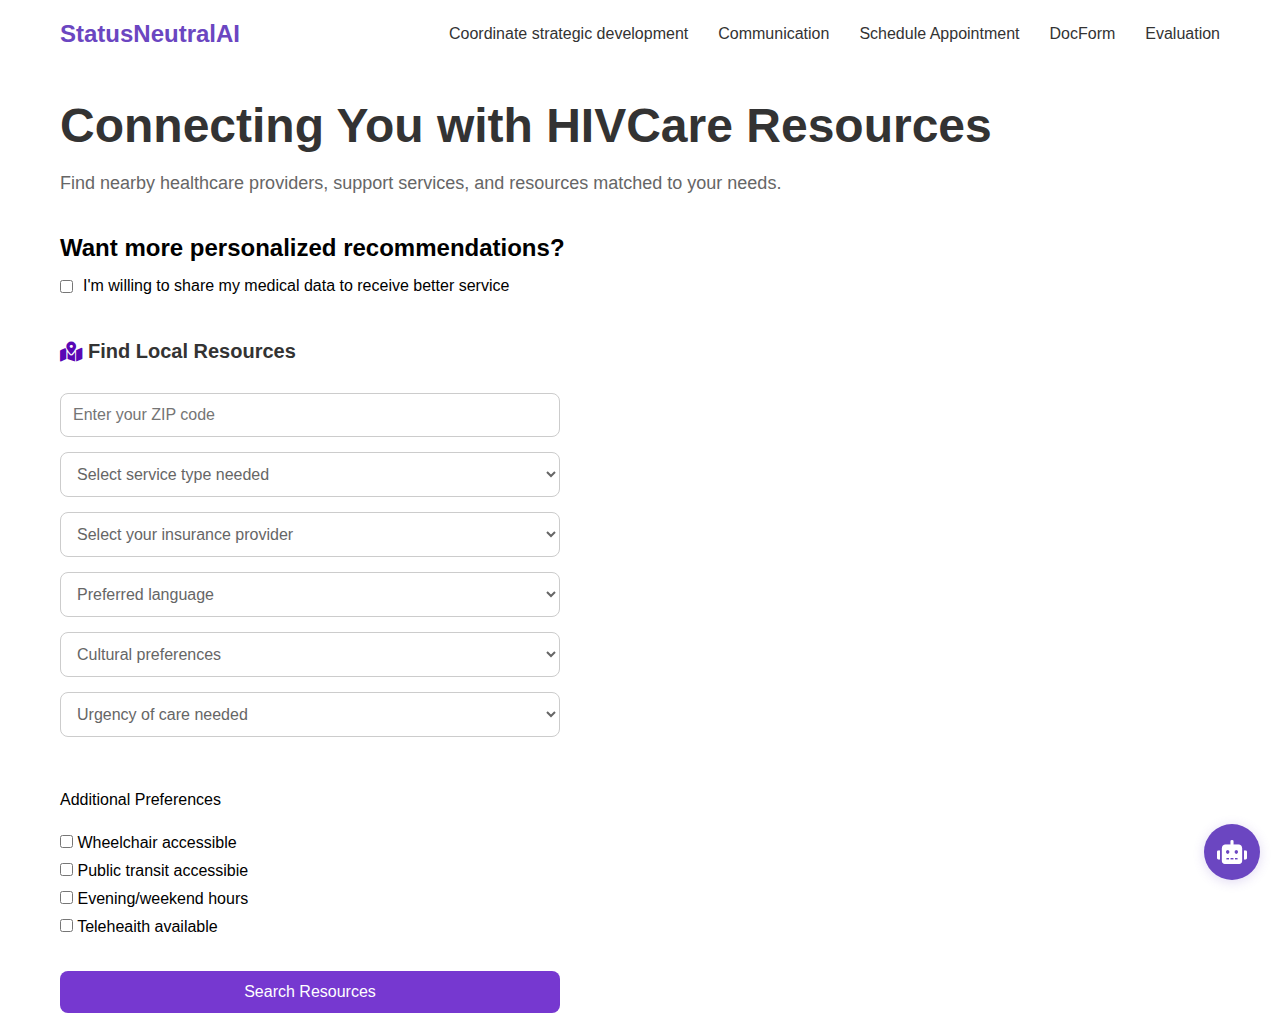
<file: index.html>
<!DOCTYPE html>
<html lang="en">
  <head>
    <meta charset="UTF-8" />
    <meta name="viewport" content="width=device-width, initial-scale=1.0" />
    <title>HIV Care Resources</title>
    <link rel="stylesheet" href="https://cdnjs.cloudflare.com/ajax/libs/font-awesome/5.15.4/css/all.min.css"/>
    <link rel="stylesheet" href="chat-widget.css"/>

    <style>
      * {
        padding: 0;
        margin: 0;
        box-sizing: border-box;
        font-family: Arial, sans-serif;
      }

      .container {
        max-width: 1200px;
        margin: 0 auto;
        padding: 20px;
      }

      nav {
        display: flex;
        justify-content: space-between;
        align-items: center;
        margin-bottom: 50px;
      }

      .logo {
        color: #6b46c1;
        font-size: 24px;
        font-weight: bold;
      }

      .nav-links {
        display: flex;
        gap: 30px;
        height: 100%;
        align-items: center;
      }

      .nav-links a {
        text-decoration: none;
        color: #333;
      }

      .find-care-btn {
        background-color: #6b46c1;
        color: white;
        padding: 10px 20px;
        border-radius: 5px;
        text-decoration: none;
      }

      .main-content {
        text-align: left;
        margin-top: 40px;
      }

      h1 {
        font-size: 48px;
        margin-bottom: 20px;
        color: #333;
      }

      .subtitle {
        font-size: 18px;
        color: #666;
        margin-bottom: 40px;
      }

      .resource-btn {
        display: flex;
        align-items: center;
        padding: 15px 0 0 0;
        border-radius: 8px;
        text-decoration: none;
        color: #333;
        font-weight: bold;
        font-size: 20px;
      }

      .resource-form {
        margin-top: 30px;
        display: flex;
        flex-direction: column;
        gap: 15px;
        max-width: 500px;
      }

      .form-input {
        width: 100%;
        padding: 12px;
        border: 1px solid #ccc;
        border-radius: 8px;
        font-size: 16px;
      }

      select.form-input {
        background-color: white;
        color: #666;
      }
      .accet {
        padding: 12px;
        font-size: 16px;
        color: #666;
      }
      
      .accet-item {
        margin-top: 10px;
      }
      .search {
        background-color: rgb(118, 56, 208);
        display: flex;
        justify-content: center;
        align-items: center;
        color: white;
        border: none;
        border-radius: 8px;
        font-size: 16px;
        cursor: pointer;
        margin-top: 20px;
      }

      .data-share {
        margin: 30px 0;
      }

      .data-share h2 {
        font-size: 24px;
        margin-bottom: 15px;
      }

      .data-consent {
        display: flex;
        align-items: center;
        gap: 10px;
        margin-bottom: 20px;
      }

      .upload-section {
        margin-top: 20px;
      }

      .upload-box {
        border: 2px dashed #ccc;
        padding: 30px;
        text-align: center;
        border-radius: 8px;
        cursor: pointer;
      }

      .upload-box i {
        font-size: 40px;
        color: #6b46c1;
        margin-bottom: 10px;
      }

      .upload-box input[type="file"] {
        display: none;
      }
    </style>
  </head>
  <body>
    <div class="container">
      <nav>
        <div class="logo">StatusNeutralAI</div>
        <div class="nav-links">
          <a href="index.html">Coordinate strategic development</a>
          <a href="communication.html">Communication</a>
          <a href="schedule.html">Schedule Appointment</a>
          <a href="docform.html">DocForm</a>
          <a href="evaluation.html">Evaluation</a>
      </div>
      </nav>

      <div class="main-content">
        <h1>Connecting You with HIVCare Resources</h1>
        <p class="subtitle">
          Find nearby healthcare providers, support services, and resources
          matched to your needs.
        </p>
        <div class="data-share">
          <h2>Want more personalized recommendations?</h2>
          <label class="data-consent">
            <input type="checkbox" id="shareData" />
            <span>I'm willing to share my medical data to receive better service</span>
          </label>
          
          <div class="upload-section" id="uploadSection" style="display: none;">
            <p>Upload your medical records (PDF, DOC, or image files)</p>
            <div class="upload-box">
              <i class="fas fa-upload"></i>
              <p>Drop files here or click to upload</p>
              <input type="file" multiple accept=".pdf,.doc,.docx,.jpg,.png" />
            </div>
          </div>
        </div>
        <p class="resource-btn">
          <!-- <img src="location-icon.png" alt="Location icon"> -->
          <i
            class="fas fa-map-marked-alt"
            style="color: rgb(90, 7, 181); margin-right: 5px"
          ></i>
          Find Local Resources
        </p>
        <form class="resource-form">
          <input
            type="text"
            placeholder="Enter your ZIP code"
            class="form-input"
          />
          <select class="form-input">
            <option value="" selected>Select service type needed</option>
            <option value="">HIV Testing</option>
            <option value="">PrEP Services</option>
            <option value="">HIV Treatment</option>
            <option value="">Support Groups</option>
            <option value="">Counseling Services</option>
          </select>
          <select class="form-input">
            <option value="" selected>Select your insurance provider</option>
            <option value="">Medicare</option>
            <option value="">Medicaid</option>
            <option value="">Private insurance</option>
            <option value="">No insurance</option>
          </select>
          <select class="form-input">
            <option value="" selected>Preferred language</option>
            <option value="">English</option>
            <option value="">Spanish</option>
            <option value="">Mandarin</option>
            <option value="">other</option>
          </select>
          <select class="form-input">
            <option value="" selected>Cultural preferences</option>
            <option value="">LGBTO+ Frlendlyk</option>
            <option value="">Women's Health Specialist</option>
            <option value="">Multicuitural Services</option>
            <option value="">Faith-Based Services</option>
          </select>
          <select class="form-input">
            <option value="" selected>Urgency of care needed</option>
            <option value="">Routine care</option>
            <option value="">Urgent care</option>
            <option value="">Emergency care</option>
          </select>

          <div class="accet"></div>
            <p >Additional Preferences</p>
            <div class="accet-input">
              <!-- 多选框 -->
              <div class="accet-item">
                <input
                  type="checkbox"
                  id="checkbox1"
                  name="checkbox1"
                  value="checkbox1"
                />
                <label for="checkbox1">Wheelchair accessible</label>
              </div>
              <div class="accet-item">
                <input
                  type="checkbox"
                  id="checkbox2"
                  name="checkbox2"
                  value="checkbox2"
                />
                <label for="checkbox2">Public transit accessibie</label>
              </div>
              <div class="accet-item">
                <input
                  type="checkbox"
                  id="checkbox3"
                  name="checkbox3"
                  value="checkbox3"
                />
                <label for="checkbox3">Evening/weekend hours</label>
              </div>
              <div class="accet-item">
                <input
                  type="checkbox"
                  id="checkbox4"
                  name="checkbox4"
                  value="checkbox4"
                />
                <label for="checkbox4"> Teleheaith available</label>
              </div>
            </div>
            <div class="form-input search">Search Resources</div>
          </div>
        
        </form>
       
      </div>
    </div>
    <script>
      document.getElementById('shareData').addEventListener('change', function() {
        const uploadSection = document.getElementById('uploadSection');
        uploadSection.style.display = this.checked ? 'block' : 'none';
      });
    </script>
    
    <script src="chat-widget.js"></script>
    <div class="chat-widget">
      <div class="chat-button" onclick="toggleChat()">
          <i class="fas fa-robot"></i>
      </div>
      <div class="chat-window" id="chatWindow">
          <div class="chat-header">
              <i class="fas fa-robot"></i>
              AI Assistant
          </div>
          <div class="chat-messages" id="chatMessages">
              <div class="message bot">Hello! How can I help you today?</div>
          </div>
          <div class="chat-input">
              <input type="text" placeholder="Type your message..." id="messageInput">
              <button onclick="sendMessage()">Send</button>
          </div>
      </div>
  </div>
  </body>
</html>
</file>
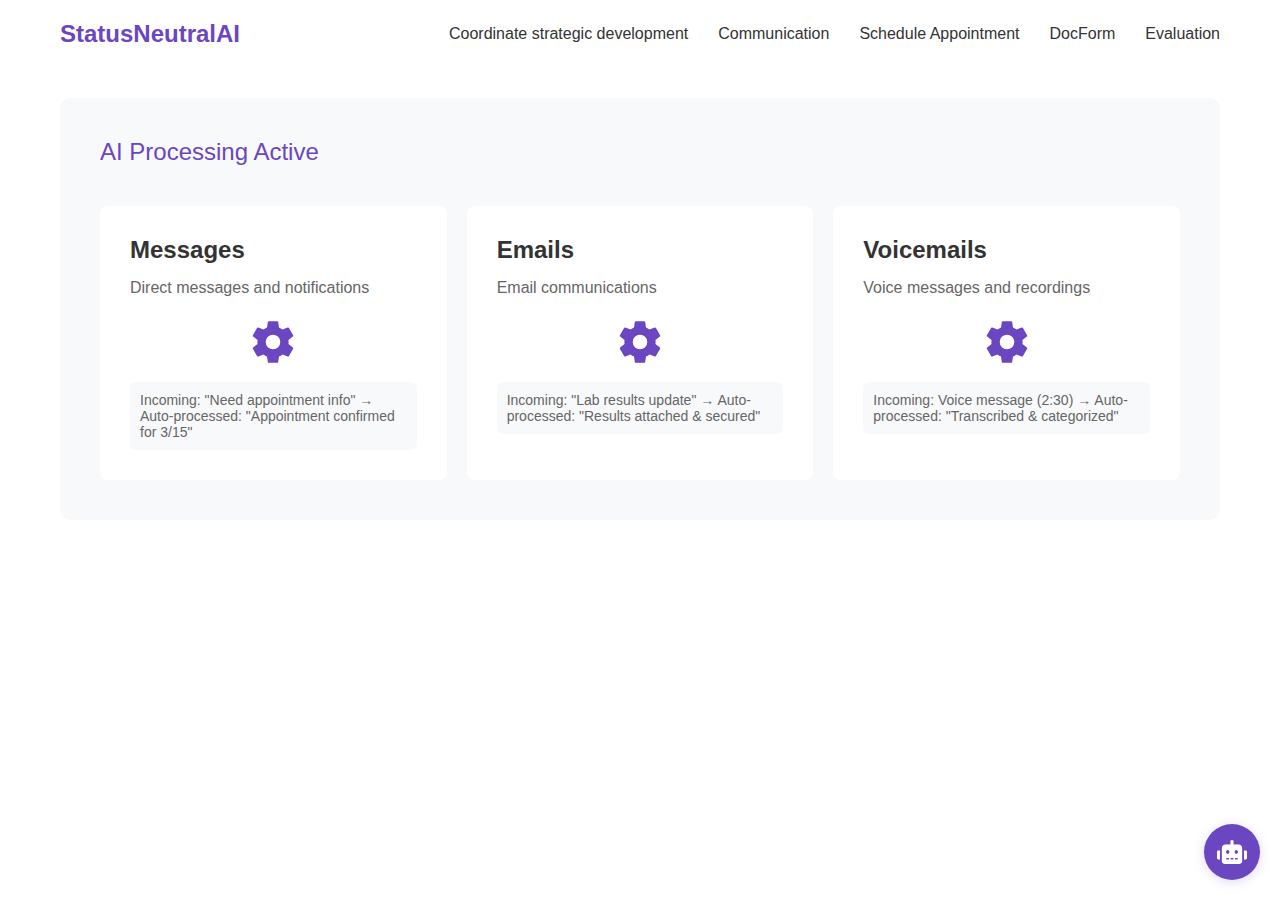
<file: communication.html>
<!DOCTYPE html>
<html lang="en">
<head>
   <meta charset="UTF-8">
   <meta name="viewport" content="width=device-width, initial-scale=1.0">
   <title>Communication - StatusNeutralAI</title>
   <link rel="stylesheet" href="https://cdnjs.cloudflare.com/ajax/libs/font-awesome/5.15.4/css/all.min.css">
   <link rel="stylesheet" href="chat-widget.css"/>
   <style>
       * {
           padding: 0;
           margin: 0;
           box-sizing: border-box;
           font-family: Arial, sans-serif;
       }

       .container {
           max-width: 1200px;
           margin: 0 auto;
           padding: 20px;
       }

       nav {
           display: flex;
           justify-content: space-between;
           align-items: center;
           margin-bottom: 50px;
       }

       .logo {
           color: #6b46c1;
           font-size: 24px;
           font-weight: bold;
       }

       .nav-links {
           display: flex;
           gap: 30px;
           align-items: center;
       }

       .nav-links a {
           text-decoration: none;
           color: #333;
       }

       .find-care-btn {
           background-color: #6b46c1;
           color: white;
           padding: 10px 20px;
           border-radius: 5px;
           text-decoration: none;
       }

       .communication-container {
           background: #f8f9fa;
           padding: 40px;
           border-radius: 10px;
       }

       .communication-header {
           display: flex;
           justify-content: flex-start;
           margin-bottom: 40px;
       }

       .ai-status {
           color: #6b46c1;
           font-size: 24px;
           text-align: left;
       }

       .message-grid {
           display: grid;
           grid-template-columns: repeat(3, 1fr);
           gap: 20px;
       }

       .message-card {
           background: white;
           padding: 30px;
           border-radius: 8px;
           position: relative;
           overflow: hidden;
       }

       .message-card h2 {
           font-size: 24px;
           color: #333;
           margin: 0 0 15px 0;
       }

       .message-card p {
           color: #666;
           font-size: 16px;
           margin: 0 0 20px 0;
       }

       .processing-animation {
           width: 50px;
           height: 50px;
           margin: 10px auto;
       }

       .processing-animation svg {
           width: 100%;
           height: 100%;
       }

       @keyframes rotate {
           from { transform: rotate(0deg); }
           to { transform: rotate(360deg); }
       }

       .rotating-gear {
           animation: rotate 2s linear infinite;
       }

       .message-example {
           margin-top: 15px;
           padding: 10px;
           background: #f8f9fa;
           border-radius: 6px;
           font-size: 14px;
           color: #666;
       }

       .auto-process {
           color: #28a745;
           font-size: 16px;
       }
   </style>
</head>
<body>
   <div class="container">
    <nav>
        <div class="logo">StatusNeutralAI</div>
        <div class="nav-links">
            <a href="index.html">Coordinate strategic development</a>
            <a href="communication.html">Communication</a>
            <a href="schedule.html">Schedule Appointment</a>
            <a href="docform.html">DocForm</a>
            <a href="evaluation.html">Evaluation</a>
        </div>
    </nav>

       <div class="communication-container">
           <div class="communication-header">
               <div class="ai-status">AI Processing Active</div>
           </div>
           <div class="message-grid">
               <div class="message-card">
                   <h2>Messages</h2>
                   <p>Direct messages and notifications</p>
                   <div class="processing-animation">
                       <svg viewBox="0 0 24 24" class="rotating-gear">
                           <path fill="#6b46c1" d="M12,15.5A3.5,3.5 0 0,1 8.5,12A3.5,3.5 0 0,1 12,8.5A3.5,3.5 0 0,1 15.5,12A3.5,3.5 0 0,1 12,15.5M19.43,12.97C19.47,12.65 19.5,12.33 19.5,12C19.5,11.67 19.47,11.34 19.43,11L21.54,9.37C21.73,9.22 21.78,8.95 21.66,8.73L19.66,5.27C19.54,5.05 19.27,4.96 19.05,5.05L16.56,6.05C16.04,5.66 15.5,5.32 14.87,5.07L14.5,2.42C14.46,2.18 14.25,2 14,2H10C9.75,2 9.54,2.18 9.5,2.42L9.13,5.07C8.5,5.32 7.96,5.66 7.44,6.05L4.95,5.05C4.73,4.96 4.46,5.05 4.34,5.27L2.34,8.73C2.21,8.95 2.27,9.22 2.46,9.37L4.57,11C4.53,11.34 4.5,11.67 4.5,12C4.5,12.33 4.53,12.65 4.57,12.97L2.46,14.63C2.27,14.78 2.21,15.05 2.34,15.27L4.34,18.73C4.46,18.95 4.73,19.03 4.95,18.95L7.44,17.94C7.96,18.34 8.5,18.68 9.13,18.93L9.5,21.58C9.54,21.82 9.75,22 10,22H14C14.25,22 14.46,21.82 14.5,21.58L14.87,18.93C15.5,18.67 16.04,18.34 16.56,17.94L19.05,18.95C19.27,19.03 19.54,18.95 19.66,18.73L21.66,15.27C21.78,15.05 21.73,14.78 21.54,14.63L19.43,12.97Z"/>
                       </svg>
                   </div>
                   <div class="message-example">
                       Incoming: "Need appointment info"
                       → Auto-processed: "Appointment confirmed for 3/15"
                   </div>
               </div>

               <div class="message-card">
                   <h2>Emails</h2>
                   <p>Email communications</p>
                   <div class="processing-animation">
                       <svg viewBox="0 0 24 24" class="rotating-gear">
                           <path fill="#6b46c1" d="M12,15.5A3.5,3.5 0 0,1 8.5,12A3.5,3.5 0 0,1 12,8.5A3.5,3.5 0 0,1 15.5,12A3.5,3.5 0 0,1 12,15.5M19.43,12.97C19.47,12.65 19.5,12.33 19.5,12C19.5,11.67 19.47,11.34 19.43,11L21.54,9.37C21.73,9.22 21.78,8.95 21.66,8.73L19.66,5.27C19.54,5.05 19.27,4.96 19.05,5.05L16.56,6.05C16.04,5.66 15.5,5.32 14.87,5.07L14.5,2.42C14.46,2.18 14.25,2 14,2H10C9.75,2 9.54,2.18 9.5,2.42L9.13,5.07C8.5,5.32 7.96,5.66 7.44,6.05L4.95,5.05C4.73,4.96 4.46,5.05 4.34,5.27L2.34,8.73C2.21,8.95 2.27,9.22 2.46,9.37L4.57,11C4.53,11.34 4.5,11.67 4.5,12C4.5,12.33 4.53,12.65 4.57,12.97L2.46,14.63C2.27,14.78 2.21,15.05 2.34,15.27L4.34,18.73C4.46,18.95 4.73,19.03 4.95,18.95L7.44,17.94C7.96,18.34 8.5,18.68 9.13,18.93L9.5,21.58C9.54,21.82 9.75,22 10,22H14C14.25,22 14.46,21.82 14.5,21.58L14.87,18.93C15.5,18.67 16.04,18.34 16.56,17.94L19.05,18.95C19.27,19.03 19.54,18.95 19.66,18.73L21.66,15.27C21.78,15.05 21.73,14.78 21.54,14.63L19.43,12.97Z"/>
                       </svg>
                   </div>
                   <div class="message-example">
                       Incoming: "Lab results update"
                       → Auto-processed: "Results attached & secured"
                   </div>
               </div>

               <div class="message-card">
                   <h2>Voicemails</h2>
                   <p>Voice messages and recordings</p>
                   <div class="processing-animation">
                       <svg viewBox="0 0 24 24" class="rotating-gear">
                           <path fill="#6b46c1" d="M12,15.5A3.5,3.5 0 0,1 8.5,12A3.5,3.5 0 0,1 12,8.5A3.5,3.5 0 0,1 15.5,12A3.5,3.5 0 0,1 12,15.5M19.43,12.97C19.47,12.65 19.5,12.33 19.5,12C19.5,11.67 19.47,11.34 19.43,11L21.54,9.37C21.73,9.22 21.78,8.95 21.66,8.73L19.66,5.27C19.54,5.05 19.27,4.96 19.05,5.05L16.56,6.05C16.04,5.66 15.5,5.32 14.87,5.07L14.5,2.42C14.46,2.18 14.25,2 14,2H10C9.75,2 9.54,2.18 9.5,2.42L9.13,5.07C8.5,5.32 7.96,5.66 7.44,6.05L4.95,5.05C4.73,4.96 4.46,5.05 4.34,5.27L2.34,8.73C2.21,8.95 2.27,9.22 2.46,9.37L4.57,11C4.53,11.34 4.5,11.67 4.5,12C4.5,12.33 4.53,12.65 4.57,12.97L2.46,14.63C2.27,14.78 2.21,15.05 2.34,15.27L4.34,18.73C4.46,18.95 4.73,19.03 4.95,18.95L7.44,17.94C7.96,18.34 8.5,18.68 9.13,18.93L9.5,21.58C9.54,21.82 9.75,22 10,22H14C14.25,22 14.46,21.82 14.5,21.58L14.87,18.93C15.5,18.67 16.04,18.34 16.56,17.94L19.05,18.95C19.27,19.03 19.54,18.95 19.66,18.73L21.66,15.27C21.78,15.05 21.73,14.78 21.54,14.63L19.43,12.97Z"/>
                       </svg>
                   </div>
                   <div class="message-example">
                       Incoming: Voice message (2:30)
                       → Auto-processed: "Transcribed & categorized"
                   </div>
               </div>
           </div>
       </div>
   </div>
</div>
<script src="chat-widget.js"></script>
<div class="chat-widget">
    <div class="chat-button" onclick="toggleChat()">
        <i class="fas fa-robot"></i>
    </div>
    <div class="chat-window" id="chatWindow">
        <div class="chat-header">
            <i class="fas fa-robot"></i>
            AI Assistant
        </div>
        <div class="chat-messages" id="chatMessages">
            <div class="message bot">Hello! How can I help you today?</div>
        </div>
        <div class="chat-input">
            <input type="text" placeholder="Type your message..." id="messageInput">
            <button onclick="sendMessage()">Send</button>
        </div>
    </div>
</div>
</body>
</html>
</file>
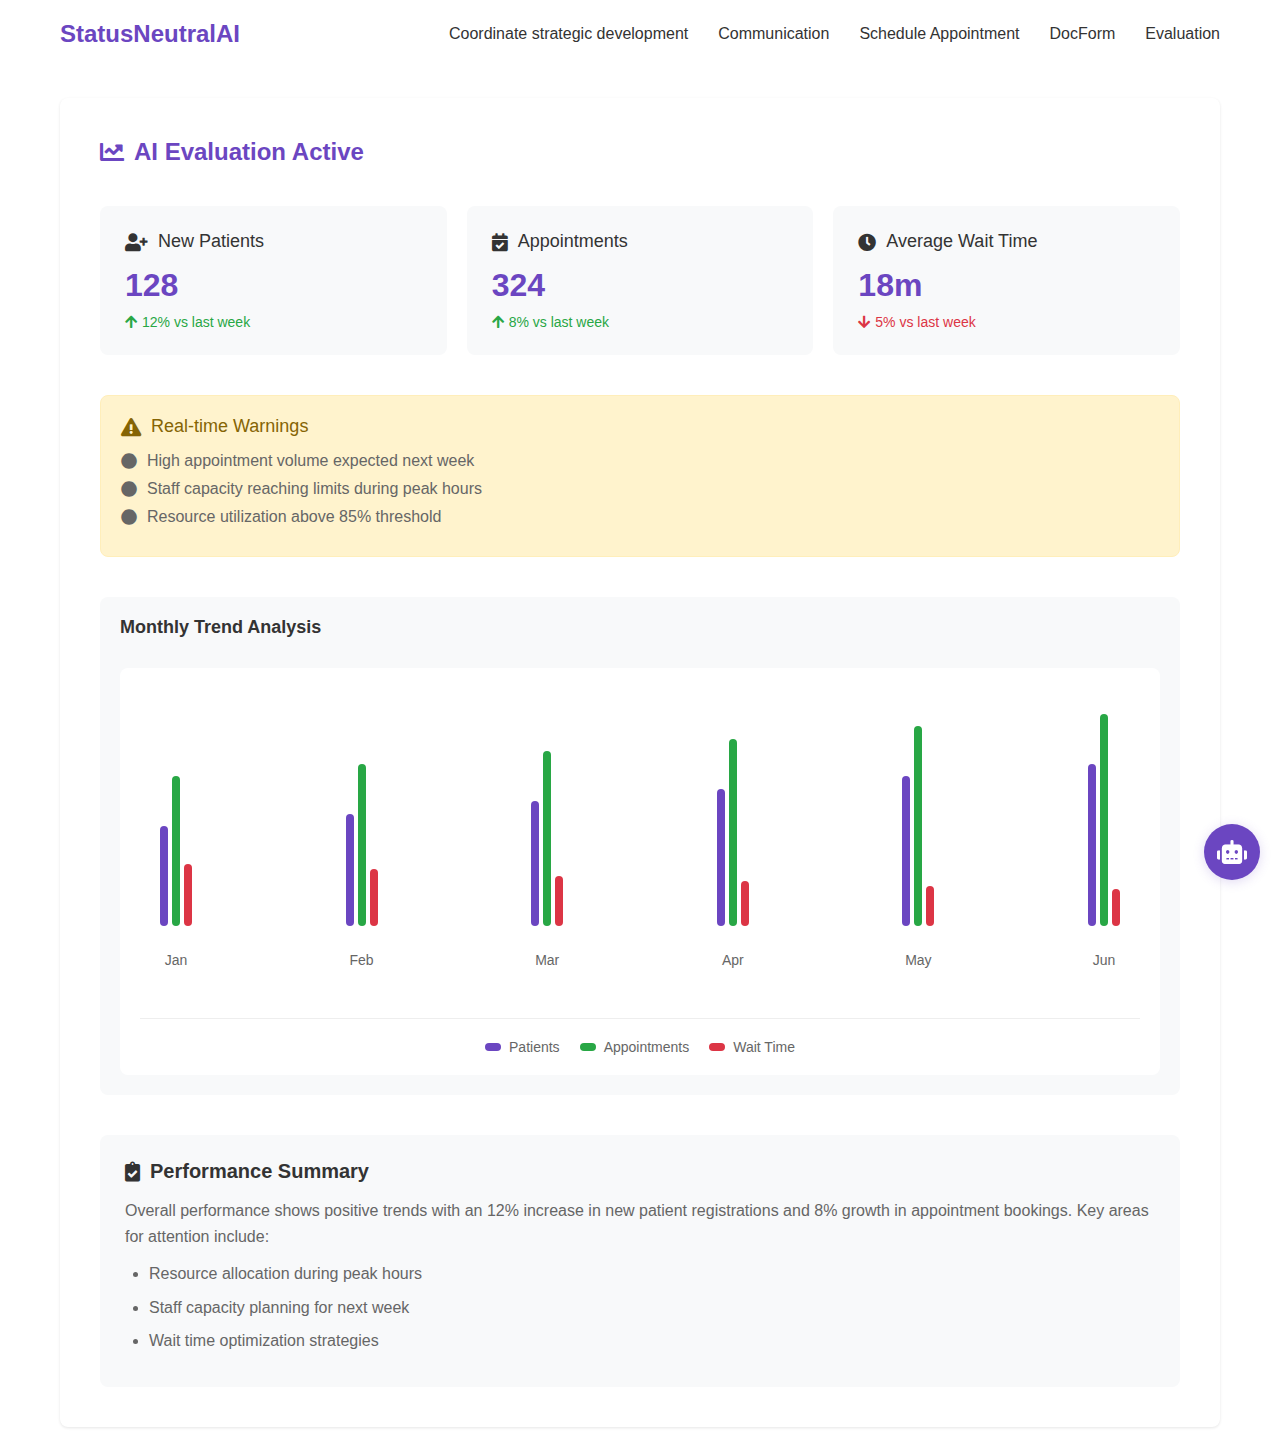
<file: evaluation.html>
<!DOCTYPE html>
<html lang="en">
<head>
    <meta charset="UTF-8">
    <meta name="viewport" content="width=device-width, initial-scale=1.0">
    <title>Evaluation - StatusNeutralAI</title>
    <link rel="stylesheet" href="https://cdnjs.cloudflare.com/ajax/libs/font-awesome/5.15.4/css/all.min.css">
    <link rel="stylesheet" href="chat-widget.css"/>

    <style>
        * {
            padding: 0;
            margin: 0;
            box-sizing: border-box;
            font-family: Arial, sans-serif;
        }

        .container {
            max-width: 1200px;
            margin: 0 auto;
            padding: 20px;
        }

        nav {
            display: flex;
            justify-content: space-between;
            align-items: center;
            margin-bottom: 50px;
        }

        .logo {
            color: #6b46c1;
            font-size: 24px;
            font-weight: bold;
        }

        .nav-links {
            display: flex;
            gap: 30px;
            height: 100%;
            align-items: center;
        }

        .nav-links a {
            text-decoration: none;
            color: #333;
        }

        .evaluation-container {
            background: white;
            padding: 40px;
            border-radius: 8px;
            box-shadow: 0 1px 3px rgba(0,0,0,0.1);
        }

        .eval-header {
            margin-bottom: 40px;
        }

        .ai-eval-status {
            color: #6b46c1;
            font-size: 24px;
            font-weight: bold;
            display: flex;
            align-items: center;
            gap: 10px;
        }

        .metrics-grid {
            display: grid;
            grid-template-columns: repeat(3, 1fr);
            gap: 20px;
            margin-bottom: 40px;
        }

        .metric-card {
            background: #f8f9fa;
            padding: 25px;
            border-radius: 8px;
        }

        .metric-title {
            font-size: 18px;
            color: #333;
            margin-bottom: 15px;
            display: flex;
            align-items: center;
            gap: 10px;
        }

        .metric-value {
            font-size: 32px;
            font-weight: bold;
            color: #6b46c1;
            margin-bottom: 10px;
        }

        .metric-trend {
            display: flex;
            align-items: center;
            gap: 5px;
            font-size: 14px;
        }

        .trend-up { color: #28a745; }
        .trend-down { color: #dc3545; }

        .warning-section {
            background: #fff3cd;
            border: 1px solid #ffeeba;
            padding: 20px;
            border-radius: 8px;
            margin-bottom: 40px;
        }

        .warning-header {
            display: flex;
            align-items: center;
            gap: 10px;
            color: #856404;
            margin-bottom: 15px;
            font-size: 18px;
        }

        .warning-list {
            list-style: none;
        }

        .warning-item {
            display: flex;
            align-items: center;
            gap: 10px;
            color: #666;
            margin-bottom: 10px;
        }

        .chart-section {
            margin: 40px 0;
            padding: 20px;
            background: #f8f9fa;
            border-radius: 8px;
        }

        .chart-container {
            background: white;
            padding: 20px;
            border-radius: 8px;
        }

        .chart-title {
            font-size: 18px;
            color: #333;
            margin-bottom: 30px;
        }

        .chart-bars {
            display: flex;
            justify-content: space-between;
            align-items: flex-end;
            height: 300px;
            padding: 20px;
        }

        .chart-month {
            display: flex;
            flex-direction: column;
            align-items: center;
            gap: 10px;
        }

        .bar-group {
            display: flex;
            gap: 4px;
            height: 250px;
            align-items: flex-end;
        }

        .bar {
            width: 8px;
            border-radius: 4px;
            transition: all 0.3s;
        }

        .bar:hover {
            opacity: 0.8;
        }

        .bar.patients { background: #6b46c1; }
        .bar.appointments { background: #28a745; }
        .bar.wait { background: #dc3545; }

        .month {
            margin-top: 1rem;
            color: #666;
            font-size: 14px;
        }

        .chart-legend {
            display: flex;
            justify-content: center;
            gap: 20px;
            margin-top: 30px;
            padding-top: 20px;
            border-top: 1px solid #eee;
        }

        .legend-item {
            display: flex;
            align-items: center;
            gap: 8px;
            color: #666;
            font-size: 14px;
        }

        .color {
            width: 16px;
            height: 8px;
            border-radius: 4px;
        }

        .color.patients { background: #6b46c1; }
        .color.appointments { background: #28a745; }
        .color.wait { background: #dc3545; }

        .conclusion-section {
            background: #f8f9fa;
            padding: 25px;
            border-radius: 8px;
        }

        .conclusion-header {
            font-size: 20px;
            color: #333;
            margin-bottom: 15px;
            display: flex;
            align-items: center;
            gap: 10px;
        }

        .conclusion-text {
            color: #666;
            line-height: 1.6;
        }

        .conclusion-text ul {
            margin-top: 0.75rem;
            padding-left: 1.5rem;
        }

        .conclusion-text li {
            margin-bottom: 0.5rem;
        }

        @media (max-width: 768px) {
            .nav-links {
                gap: 15px;
            }
            
            .metrics-grid {
                grid-template-columns: 1fr;
            }
            
            .chart-bars {
                overflow-x: auto;
            }
        }
    </style>
</head>
<body>
    <div class="container">
        <nav>
            <div class="logo">StatusNeutralAI</div>
            <div class="nav-links">
                <a href="index.html">Coordinate strategic development</a>
                <a href="communication.html">Communication</a>
                <a href="schedule.html">Schedule Appointment</a>
                <a href="docform.html">DocForm</a>
                <a href="evaluation.html">Evaluation</a>
            </div>
        </nav>

        <div class="evaluation-container">
            <div class="eval-header">
                <div class="ai-eval-status">
                    <i class="fas fa-chart-line"></i>
                    AI Evaluation Active
                </div>
            </div>

            <div class="metrics-grid">
                <div class="metric-card">
                    <div class="metric-title">
                        <i class="fas fa-user-plus"></i>
                        New Patients
                    </div>
                    <div class="metric-value">128</div>
                    <div class="metric-trend trend-up">
                        <i class="fas fa-arrow-up"></i>
                        12% vs last week
                    </div>
                </div>

                <div class="metric-card">
                    <div class="metric-title">
                        <i class="fas fa-calendar-check"></i>
                        Appointments
                    </div>
                    <div class="metric-value">324</div>
                    <div class="metric-trend trend-up">
                        <i class="fas fa-arrow-up"></i>
                        8% vs last week
                    </div>
                </div>

                <div class="metric-card">
                    <div class="metric-title">
                        <i class="fas fa-clock"></i>
                        Average Wait Time
                    </div>
                    <div class="metric-value">18m</div>
                    <div class="metric-trend trend-down">
                        <i class="fas fa-arrow-down"></i>
                        5% vs last week
                    </div>
                </div>
            </div>

            <div class="warning-section">
                <div class="warning-header">
                    <i class="fas fa-exclamation-triangle"></i>
                    Real-time Warnings
                </div>
                <ul class="warning-list">
                    <li class="warning-item">
                        <i class="fas fa-circle"></i>
                        High appointment volume expected next week
                    </li>
                    <li class="warning-item">
                        <i class="fas fa-circle"></i>
                        Staff capacity reaching limits during peak hours
                    </li>
                    <li class="warning-item">
                        <i class="fas fa-circle"></i>
                        Resource utilization above 85% threshold
                    </li>
                </ul>
            </div>

            <div class="chart-section">
                <h3 class="chart-title">Monthly Trend Analysis</h3>
                <div class="chart-container">
                    <div class="chart-bars">
                        <div class="chart-month">
                            <div class="bar-group">
                                <div class="bar patients" style="height: 40%"></div>
                                <div class="bar appointments" style="height: 60%"></div>
                                <div class="bar wait" style="height: 25%"></div>
                            </div>
                            <span class="month">Jan</span>
                        </div>
                        <div class="chart-month">
                            <div class="bar-group">
                                <div class="bar patients" style="height: 45%"></div>
                                <div class="bar appointments" style="height: 65%"></div>
                                <div class="bar wait" style="height: 23%"></div>
                            </div>
                            <span class="month">Feb</span>
                        </div>
                        <div class="chart-month">
                            <div class="bar-group">
                                <div class="bar patients" style="height: 50%"></div>
                                <div class="bar appointments" style="height: 70%"></div>
                                <div class="bar wait" style="height: 20%"></div>
                            </div>
                            <span class="month">Mar</span>
                        </div>
                        <div class="chart-month">
                            <div class="bar-group">
                                <div class="bar patients" style="height: 55%"></div>
                                <div class="bar appointments" style="height: 75%"></div>
                                <div class="bar wait" style="height: 18%"></div>
                            </div>
                            <span class="month">Apr</span>
                        </div>
                        <div class="chart-month">
                            <div class="bar-group">
                                <div class="bar patients" style="height: 60%"></div>
                                <div class="bar appointments" style="height: 80%"></div>
                                <div class="bar wait" style="height: 16%"></div>
                            </div>
                            <span class="month">May</span>
                        </div>
                        <div class="chart-month">
                            <div class="bar-group">
                                <div class="bar patients" style="height: 65%"></div>
                                <div class="bar appointments" style="height: 85%"></div>
                                <div class="bar wait" style="height: 15%"></div>
                            </div>
                            <span class="month">Jun</span>
                        </div>
                    </div>
                    <div class="chart-legend">
                        <div class="legend-item">
                            <span class="color patients"></span>
                            <span>Patients</span>
                        </div>
                        <div class="legend-item">
                            <span class="color appointments"></span>
                            <span>Appointments</span>
                        </div>
                        <div class="legend-item">
                            <span class="color wait"></span>
                            <span>Wait Time</span>
                        </div>
                    </div>
                </div>
            </div>

            <div class="conclusion-section">
                <h3 class="conclusion-header">
                    <i class="fas fa-clipboard-check"></i>
                    Performance Summary
                </h3>
                <div class="conclusion-text">
                    <p>Overall performance shows positive trends with an 12% increase in new patient registrations and 8% growth in appointment bookings. Key areas for attention include:</p>
                    <ul>
                        <li>Resource allocation during peak hours</li>
                        <li>Staff capacity planning for next week</li>
                        <li>Wait time optimization strategies</li>
                    </ul>
                </div>
            </div>
        </div>
    </div>
</div>
<script src="chat-widget.js"></script>
<div class="chat-widget">
    <div class="chat-button" onclick="toggleChat()">
        <i class="fas fa-robot"></i>
    </div>
    <div class="chat-window" id="chatWindow">
        <div class="chat-header">
            <i class="fas fa-robot"></i>
            AI Assistant
        </div>
        <div class="chat-messages" id="chatMessages">
            <div class="message bot">Hello! How can I help you today?</div>
        </div>
        <div class="chat-input">
            <input type="text" placeholder="Type your message..." id="messageInput">
            <button onclick="sendMessage()">Send</button>
        </div>
    </div>
</div>
</body>
</html>
</file>
<file: chat-widget.css>
.chat-widget {
    position: fixed;
    bottom: 20px;
    right: 20px;
    z-index: 1000;
}

.chat-button {
    width: 56px;
    height: 56px;
    background: #6b46c1;
    border-radius: 28px;
    box-shadow: 0 2px 12px rgba(107, 70, 193, 0.2);
    cursor: pointer;
    display: flex;
    align-items: center;
    justify-content: center;
    transition: transform 0.2s;
}

.chat-button:hover {
    transform: scale(1.05);
}

.chat-button i {
    color: white;
    font-size: 24px;
}

.chat-window {
    position: fixed;
    bottom: 90px;
    right: 20px;
    width: 320px;
    height: 450px;
    background: white;
    border-radius: 16px;
    box-shadow: 0 4px 20px rgba(0, 0, 0, 0.15);
    display: none;
    flex-direction: column;
    overflow: hidden;
}

.chat-window.active {
    display: flex;
}

.chat-header {
    padding: 16px;
    background: #6b46c1;
    color: white;
    display: flex;
    align-items: center;
    gap: 8px;
    font-weight: 500;
}

.chat-messages {
    flex: 1;
    padding: 16px;
    overflow-y: auto;
    background: #f8fafc;
}

.message {
    max-width: 85%;
    margin-bottom: 12px;
    font-size: 14px;
    line-height: 1.5;
}

.message.bot {
    background: white;
    padding: 12px 16px;
    border-radius: 16px 16px 16px 4px;
    box-shadow: 0 2px 8px rgba(0, 0, 0, 0.05);
}

.message.user {
    margin-left: auto;
    background: #6b46c1;
    color: white;
    padding: 12px 16px;
    border-radius: 16px 16px 4px 16px;
}

.chat-input {
    padding: 12px;
    background: white;
    border-top: 1px solid #e2e8f0;
    display: flex;
    gap: 8px;
}

.chat-input input {
    flex: 1;
    padding: 8px 12px;
    border: 1px solid #e2e8f0;
    border-radius: 20px;
    outline: none;
    font-size: 14px;
}

.chat-input button {
    padding: 8px 16px;
    background: #6b46c1;
    color: white;
    border: none;
    border-radius: 20px;
    font-size: 14px;
    cursor: pointer;
    transition: opacity 0.2s;
}

.chat-input button:hover {
    opacity: 0.9;
}
</file>
